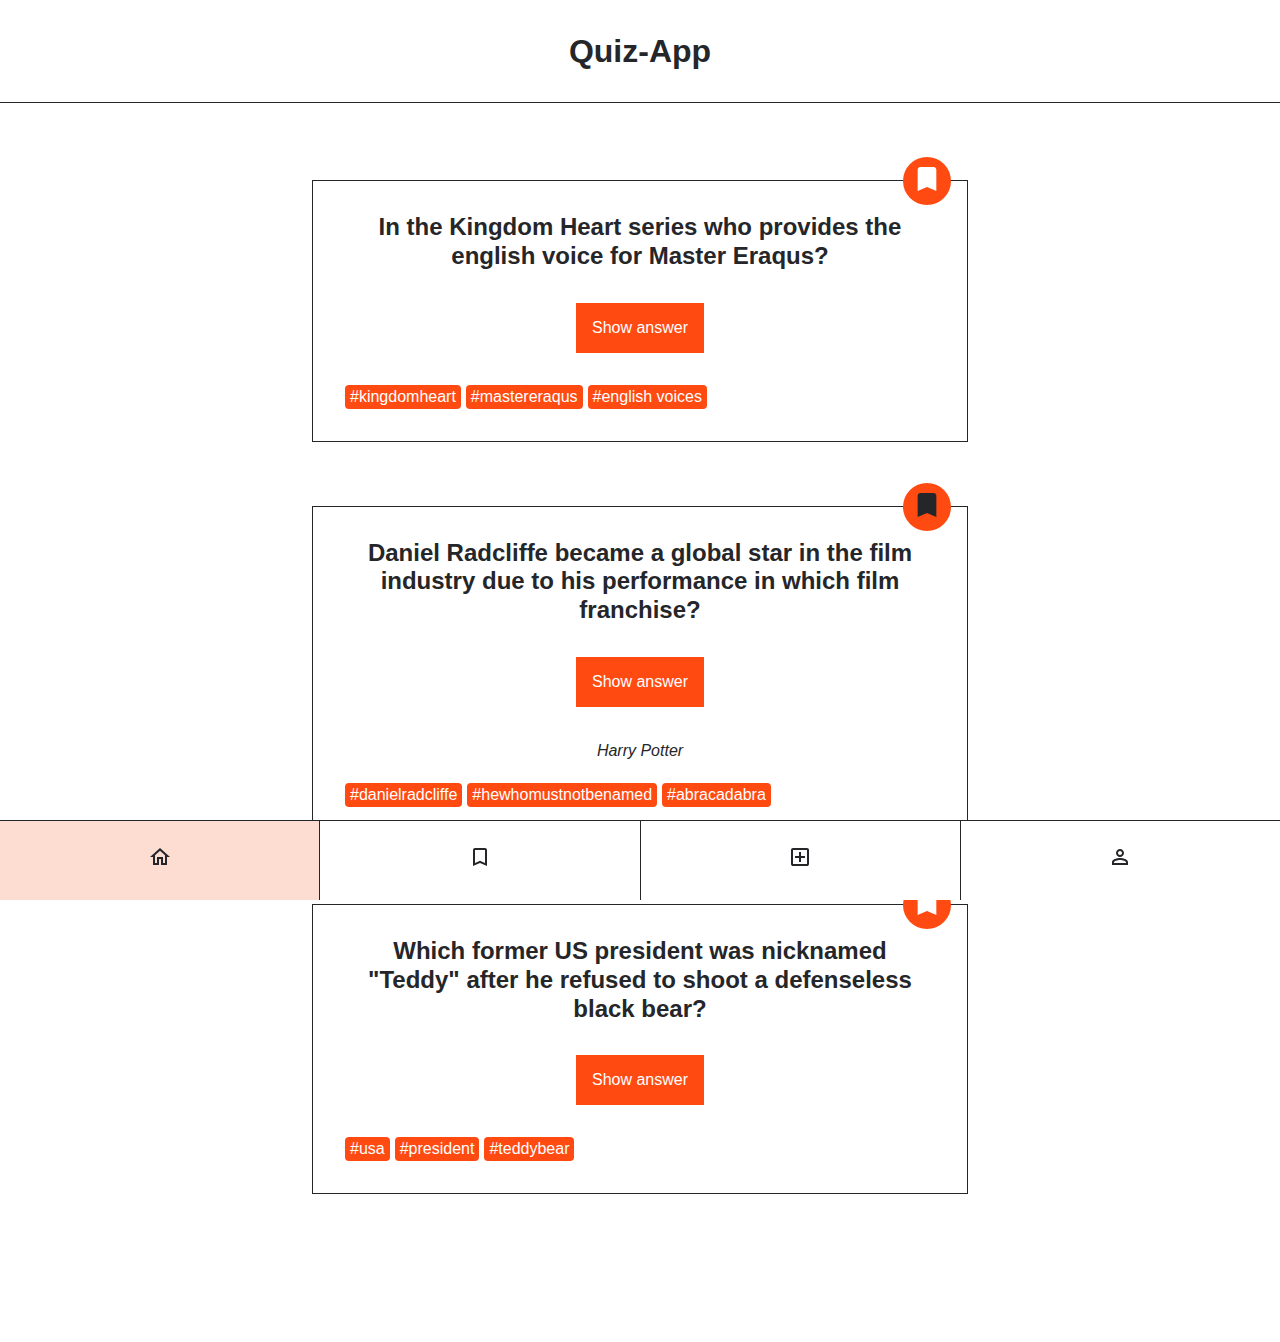
<file: index.html>
<!DOCTYPE html>
<html lang="en">
  <head>
    <meta charset="UTF-8" />
    <meta http-equiv="X-UA-Compatible" content="IE=edge" />
    <meta name="viewport" content="width=device-width, initial-scale=1.0" />
    <title>Quiz-App</title>
    <link rel="stylesheet" href="./styles.css" />
    <script src="index.js" defer></script>
  </head>
  <body data-js="body">
    <header class="header">
      <h1 class="header__title">Quiz-App</h1>
    </header>
    <main>
      <ul class="card-list">
        <!--
                FIRST CARD
              -->
        <li class="card-list__item">
          <article class="card">
            <h2 class="card__question">
              In the Kingdom Heart series who provides the english voice for
              Master Eraqus?
            </h2>
            <button class="card__button-answer" type="button">
              Show answer
            </button>
            <p class="card__answer">Mark Hamill</p>
            <ul class="card__tag-list">
              <li class="card__tag-list-item">#kingdomheart</li>
              <li class="card__tag-list-item">#mastereraqus</li>
              <li class="card__tag-list-item">#english voices</li>
            </ul>
            <div class="card__button-bookmark">
              <button class="bookmark" aria-label="bookmark" type="button">
                <svg
                  class="bookmark__icon"
                  xmlns="http://www.w3.org/2000/svg"
                  viewbox="0 0 24 24"
                >
                  <path
                    d="M17 3H7c-1.1 0-2 .9-2 2v16l7-3 7 3V5c0-1.1-.9-2-2-2z"
                  />
                </svg>
              </button>
            </div>
          </article>
        </li>
        <!--
                SECOND CARD
              -->
        <li class="card-list__item">
          <article class="card">
            <h2 class="card__question">
              Daniel Radcliffe became a global star in the film industry due to
              his performance in which film franchise?
            </h2>
            <button class="card__button-answer" type="button">
              Show answer
            </button>
            <p class="card__answer card__answer--active">Harry Potter</p>
            <ul class="card__tag-list">
              <li class="card__tag-list-item">#danielradcliffe</li>
              <li class="card__tag-list-item">#hewhomustnotbenamed</li>
              <li class="card__tag-list-item">#abracadabra</li>
            </ul>
            <div class="card__button-bookmark">
              <button
                class="bookmark bookmark--active"
                aria-label="bookmark"
                type="button"
              >
                <svg
                  class="bookmark__icon"
                  xmlns="http://www.w3.org/2000/svg"
                  viewbox="0 0 24 24"
                >
                  <path
                    d="M17 3H7c-1.1 0-2 .9-2 2v16l7-3 7 3V5c0-1.1-.9-2-2-2z"
                  />
                </svg>
              </button>
            </div>
          </article>
        </li>
        <!--
                THIRD CARD
              -->
        <li class="card-list__item">
          <article class="card">
            <h2 class="card__question">
              Which former US president was nicknamed &quot;Teddy&quot; after he
              refused to shoot a defenseless black bear?
            </h2>
            <button class="card__button-answer" type="button">
              Show answer
            </button>
            <p class="card__answer">Theodore Roosevelt</p>
            <ul class="card__tag-list">
              <li class="card__tag-list-item">#usa</li>
              <li class="card__tag-list-item">#president</li>
              <li class="card__tag-list-item">#teddybear</li>
            </ul>
            <div class="card__button-bookmark">
              <button class="bookmark" aria-label="bookmark" type="button">
                <svg
                  class="bookmark__icon"
                  xmlns="http://www.w3.org/2000/svg"
                  viewbox="0 0 24 24"
                >
                  <path
                    d="M17 3H7c-1.1 0-2 .9-2 2v16l7-3 7 3V5c0-1.1-.9-2-2-2z"
                  />
                </svg>
              </button>
            </div>
          </article>
        </li>
      </ul>
    </main>

    <nav class="navigation">
      <ul class="navigation__list">
        <li class="navigation__list-item navigation__list-item--active">
          <a
            class="navigation__link"
            href="/index.html"
            aria-label="go to home page"
          >
            <svg
              xmlns="http://www.w3.org/2000/svg"
              height="24px"
              viewbox="0 0 24 24"
              width="24px"
            >
              <path
                d="M12 5.69l5 4.5V18h-2v-6H9v6H7v-7.81l5-4.5M12 3L2 12h3v8h6v-6h2v6h6v-8h3L12 3z"
              />
            </svg>
          </a>
        </li>
        <li class="navigation__list-item">
          <a
            class="navigation__link"
            href="/bookmarks.html"
            aria-label="go to bookmarks page"
          >
            <svg
              xmlns="http://www.w3.org/2000/svg"
              height="24px"
              viewbox="0 0 24 24"
              width="24px"
            >
              <path
                d="M17 3H7c-1.1 0-2 .9-2 2v16l7-3 7 3V5c0-1.1-.9-2-2-2zm0 15l-5-2.18L7 18V5h10v13z"
              />
            </svg>
          </a>
        </li>
        <li class="navigation__list-item">
          <a
            class="navigation__link"
            href="/form.html"
            aria-label="go to form page"
          >
            <svg
              xmlns="http://www.w3.org/2000/svg"
              height="24"
              viewBox="0 -960 960 960"
              width="24"
            >
              <path
                d="M440-280h80v-160h160v-80H520v-160h-80v160H280v80h160v160ZM200-120q-33 0-56.5-23.5T120-200v-560q0-33 23.5-56.5T200-840h560q33 0 56.5 23.5T840-760v560q0 33-23.5 56.5T760-120H200Zm0-80h560v-560H200v560Zm0-560v560-560Z"
              />
            </svg>
          </a>
        </li>
        <li class="navigation__list-item">
          <a
            class="navigation__link"
            href="/profile.html"
            aria-label="go to profile page"
          >
            <svg
              xmlns="http://www.w3.org/2000/svg"
              height="24px"
              viewbox="0 0 24 24"
              width="24px"
            >
              <path
                d="M12 6c1.1 0 2 .9 2 2s-.9 2-2 2-2-.9-2-2 .9-2 2-2m0 9c2.7 0 5.8 1.29 6 2v1H6v-.99c.2-.72 3.3-2.01 6-2.01m0-11C9.79 4 8 5.79 8 8s1.79 4 4 4 4-1.79 4-4-1.79-4-4-4zm0 9c-2.67 0-8 1.34-8 4v3h16v-3c0-2.66-5.33-4-8-4z"
              />
            </svg>
          </a>
        </li>
      </ul>
    </nav>
  </body>
</html>
</file>
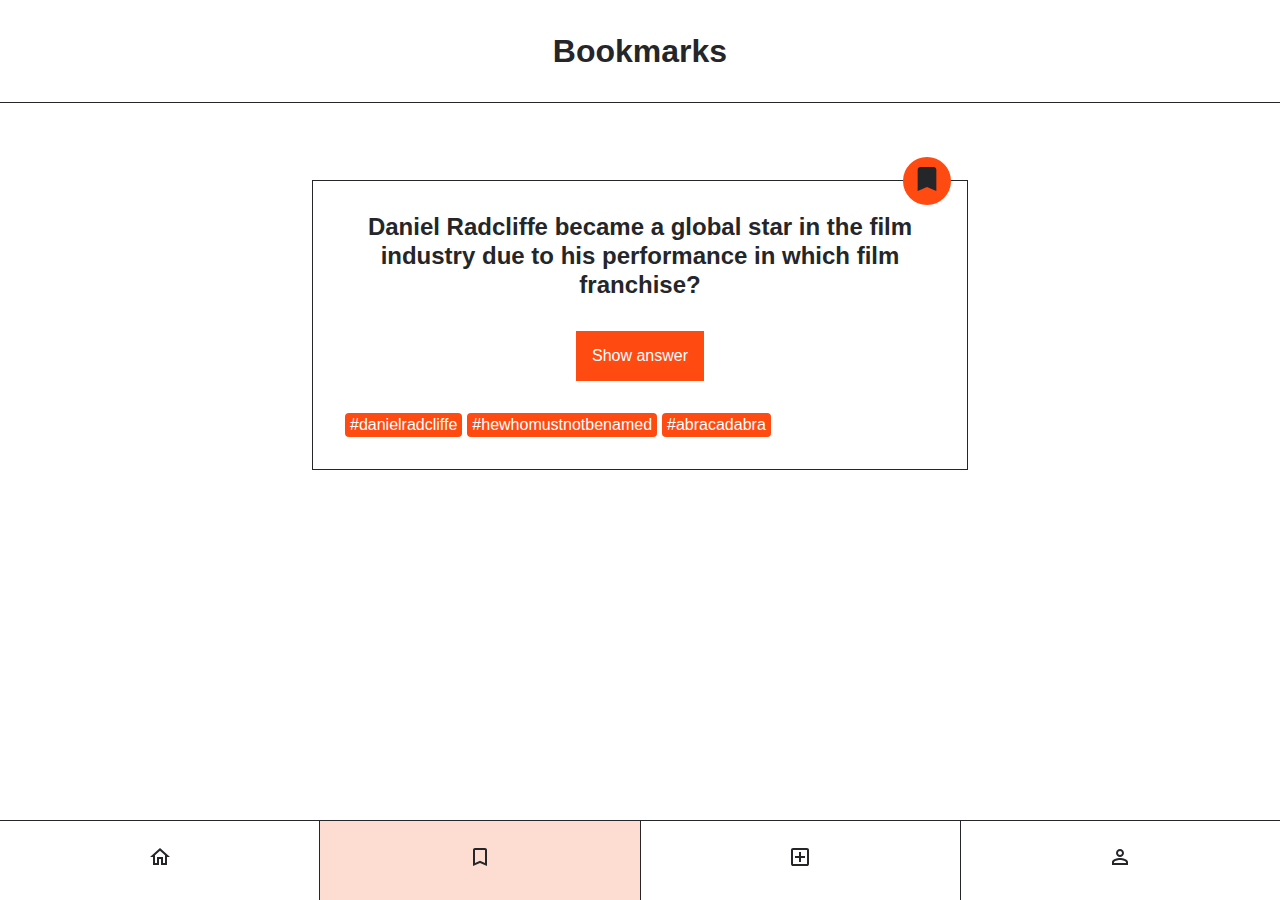
<file: bookmarks.html>
<!DOCTYPE html>
<html lang="en">
  <head>
    <meta charset="UTF-8" />
    <meta http-equiv="X-UA-Compatible" content="IE=edge" />
    <meta name="viewport" content="width=device-width, initial-scale=1.0" />
    <title>Quiz-App</title>
    <link rel="stylesheet" href="./styles.css" />
  </head>
  <body>
    <header class="header">
      <h1 class="header__title">Bookmarks</h1>
    </header>
    <main>
      <ul class="card-list">
        <li class="card-list__item">
          <article class="card">
            <h2 class="card__question">
              Daniel Radcliffe became a global star in the film industry due to
              his performance in which film franchise?
            </h2>
            <button class="card__button-answer" type="button">
              Show answer
            </button>
            <p class="card__answer">Harry Potter</p>
            <ul class="card__tag-list">
              <li class="card__tag-list-item">#danielradcliffe</li>
              <li class="card__tag-list-item">#hewhomustnotbenamed</li>
              <li class="card__tag-list-item">#abracadabra</li>
            </ul>
            <div class="card__button-bookmark">
              <button
                class="bookmark bookmark--active"
                aria-label="bookmark"
                type="button"
              >
                <svg
                  class="bookmark__icon"
                  xmlns="http://www.w3.org/2000/svg"
                  viewbox="0 0 24 24"
                >
                  <path
                    d="M17 3H7c-1.1 0-2 .9-2 2v16l7-3 7 3V5c0-1.1-.9-2-2-2z"
                  />
                </svg>
              </button>
            </div>
          </article>
        </li>
      </ul>
    </main>

    <nav class="navigation">
      <ul class="navigation__list">
        <li class="navigation__list-item">
          <a
            class="navigation__link"
            href="/index.html"
            aria-label="go to home page"
          >
            <svg
              xmlns="http://www.w3.org/2000/svg"
              height="24px"
              viewbox="0 0 24 24"
              width="24px"
            >
              <path
                d="M12 5.69l5 4.5V18h-2v-6H9v6H7v-7.81l5-4.5M12 3L2 12h3v8h6v-6h2v6h6v-8h3L12 3z"
              />
            </svg>
          </a>
        </li>
        <li class="navigation__list-item navigation__list-item--active">
          <a
            class="navigation__link"
            href="/bookmarks.html"
            aria-label="go to bookmarks page"
          >
            <svg
              xmlns="http://www.w3.org/2000/svg"
              height="24px"
              viewbox="0 0 24 24"
              width="24px"
            >
              <path
                d="M17 3H7c-1.1 0-2 .9-2 2v16l7-3 7 3V5c0-1.1-.9-2-2-2zm0 15l-5-2.18L7 18V5h10v13z"
              />
            </svg>
          </a>
        </li>
        <li class="navigation__list-item">
          <a
            class="navigation__link"
            href="/form.html"
            aria-label="go to form page"
          >
            <svg
              xmlns="http://www.w3.org/2000/svg"
              height="24"
              viewBox="0 -960 960 960"
              width="24"
            >
              <path
                d="M440-280h80v-160h160v-80H520v-160h-80v160H280v80h160v160ZM200-120q-33 0-56.5-23.5T120-200v-560q0-33 23.5-56.5T200-840h560q33 0 56.5 23.5T840-760v560q0 33-23.5 56.5T760-120H200Zm0-80h560v-560H200v560Zm0-560v560-560Z"
              />
            </svg>
          </a>
        </li>

        <li class="navigation__list-item">
          <a
            class="navigation__link"
            href="/profile.html"
            aria-label="go to profile page"
          >
            <svg
              xmlns="http://www.w3.org/2000/svg"
              height="24px"
              viewbox="0 0 24 24"
              width="24px"
            >
              <path
                d="M12 6c1.1 0 2 .9 2 2s-.9 2-2 2-2-.9-2-2 .9-2 2-2m0 9c2.7 0 5.8 1.29 6 2v1H6v-.99c.2-.72 3.3-2.01 6-2.01m0-11C9.79 4 8 5.79 8 8s1.79 4 4 4 4-1.79 4-4-1.79-4-4-4zm0 9c-2.67 0-8 1.34-8 4v3h16v-3c0-2.66-5.33-4-8-4z"
              />
            </svg>
          </a>
        </li>
      </ul>
    </nav>
  </body>
</html>
</file>
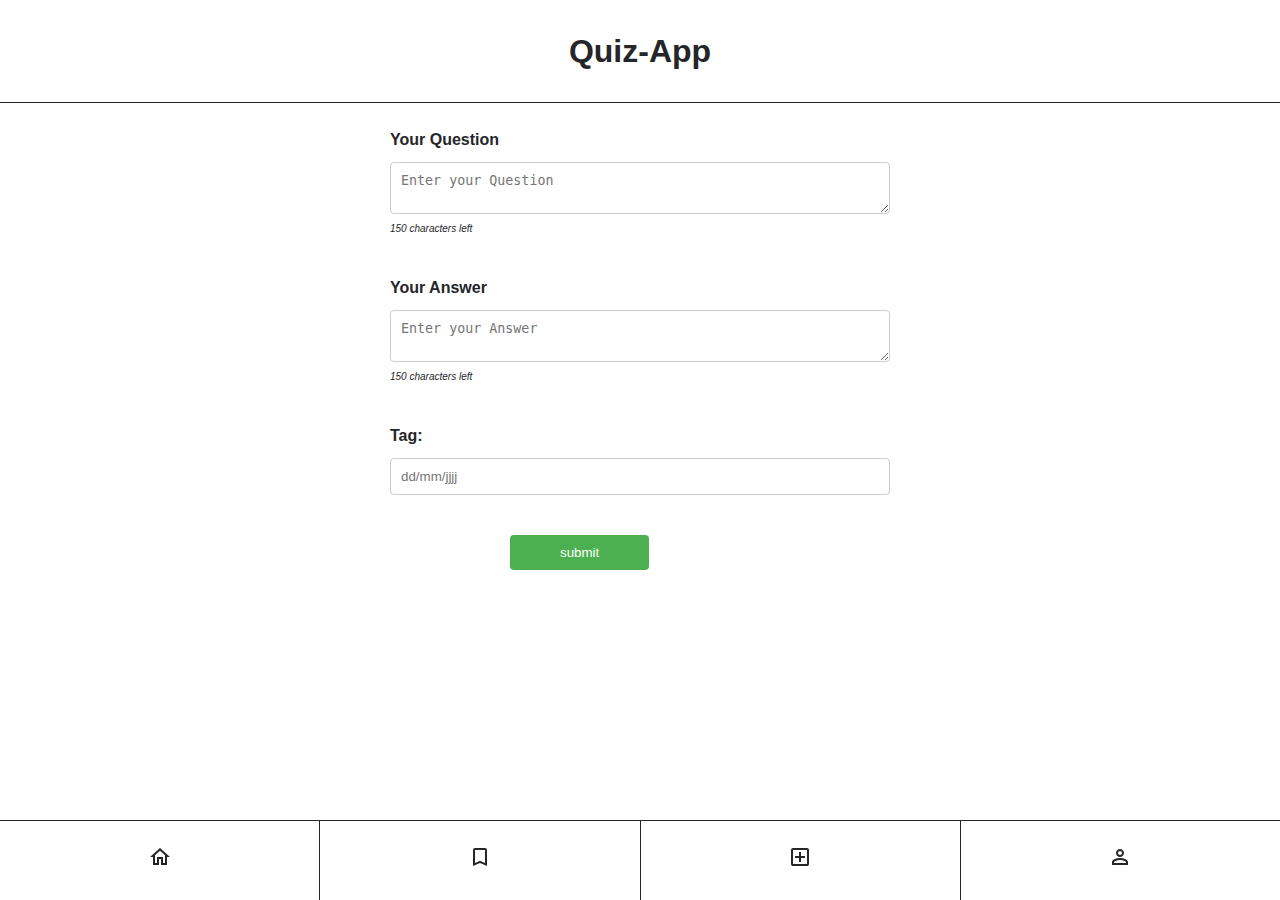
<file: form.html>
<!DOCTYPE html>
<html lang="en">
  <head>
    <meta charset="UTF-8" />
    <meta http-equiv="X-UA-Compatible" content="IE=edge" />
    <meta name="viewport" content="width=device-width, initial-scale=1.0" />
    <title>Quiz-App</title>
    <link rel="stylesheet" href="styles.css" />
    <script src="./form.js" defer></script>
  </head>

  <div class="content">
    <body>
      <header class="header">
        <h1 class="header__title">Quiz-App</h1>
      </header>

      <main>
        <form data-js="form">
          <div class="elements">
            <label for="question">Your Question</label>
            <textarea
              data-js="QuestionInput"
              class="textarea"
              id="question"
              name="question"
              maxlength="150"
              placeholder="Enter your Question"
            ></textarea>
            <p class="remaining-characters" data-js="remaining-characters">
              <span>150</span> characters left
            </p>
          </div>
          <div class="elements">
            <label for="answer">Your Answer</label>
            <textarea
              data-js="AnswerInput"
              class="textarea"
              id="answer"
              name="answer"
              maxlength="150"
              placeholder="Enter your Answer"
            ></textarea>
            <p class="remaining-characters" data-js="remaining-characters1">
              <span>150</span> characters left
            </p>
          </div>

          <div class="elements">
            <label for="tag">Tag:</label>
            <input
              class="tag"
              type="text"
              id="tag"
              name="tag"
              placeholder="dd/mm/jjjj"
            />
          </div>

          <div class="elements">
            <input class="submit-button" type="submit" value="submit" />
          </div>
        </form>
      </main>

      <nav class="navigation">
        <ul class="navigation__list">
          <li class="navigation__list-item">
            <a
              class="navigation__link"
              href="/index.html"
              aria-label="go to home page"
            >
              <svg
                xmlns="http://www.w3.org/2000/svg"
                height="24px"
                viewbox="0 0 24 24"
                width="24px"
              >
                <path
                  d="M12 5.69l5 4.5V18h-2v-6H9v6H7v-7.81l5-4.5M12 3L2 12h3v8h6v-6h2v6h6v-8h3L12 3z"
                />
              </svg>
            </a>
          </li>
          <li class="navigation__list-item">
            <a
              class="navigation__link"
              href="/bookmarks.html"
              aria-label="go to bookmarks page"
            >
              <svg
                xmlns="http://www.w3.org/2000/svg"
                height="24px"
                viewbox="0 0 24 24"
                width="24px"
              >
                <path
                  d="M17 3H7c-1.1 0-2 .9-2 2v16l7-3 7 3V5c0-1.1-.9-2-2-2zm0 15l-5-2.18L7 18V5h10v13z"
                />
              </svg>
            </a>
          </li>

          <li class="navigation__list-item">
            <a
              class="navigation__link"
              href="/form.html"
              aria-label="go to form page"
            >
              <svg
                xmlns="http://www.w3.org/2000/svg"
                height="24"
                viewBox="0 -960 960 960"
                width="24"
              >
                <path
                  d="M440-280h80v-160h160v-80H520v-160h-80v160H280v80h160v160ZM200-120q-33 0-56.5-23.5T120-200v-560q0-33 23.5-56.5T200-840h560q33 0 56.5 23.5T840-760v560q0 33-23.5 56.5T760-120H200Zm0-80h560v-560H200v560Zm0-560v560-560Z"
                />
              </svg>
            </a>
          </li>

          <li class="navigation__list-item">
            <a
              class="navigation__link"
              href="/profile.html"
              aria-label="go to profile page"
            >
              <svg
                xmlns="http://www.w3.org/2000/svg"
                height="24px"
                viewbox="0 0 24 24"
                width="24px"
              >
                <path
                  d="M12 6c1.1 0 2 .9 2 2s-.9 2-2 2-2-.9-2-2 .9-2 2-2m0 9c2.7 0 5.8 1.29 6 2v1H6v-.99c.2-.72 3.3-2.01 6-2.01m0-11C9.79 4 8 5.79 8 8s1.79 4 4 4 4-1.79 4-4-1.79-4-4-4zm0 9c-2.67 0-8 1.34-8 4v3h16v-3c0-2.66-5.33-4-8-4z"
                />
              </svg>
            </a>
          </li>
        </ul>
      </nav>
    </body>
  </div>
</html>
</file>
<file: styles.css>
@import "./global.css";

@import "./components/bookmark/bookmark.css";
@import "./components/card-list/card-list.css";
@import "./components/card/card.css";
@import "./components/header/header.css";
@import "./components/navigation/navigation.css";
@import "./components/profile/profile.css";
@import "./components/counter-list/counter-list.css";
@import "./components/form/form.css";
</file>
